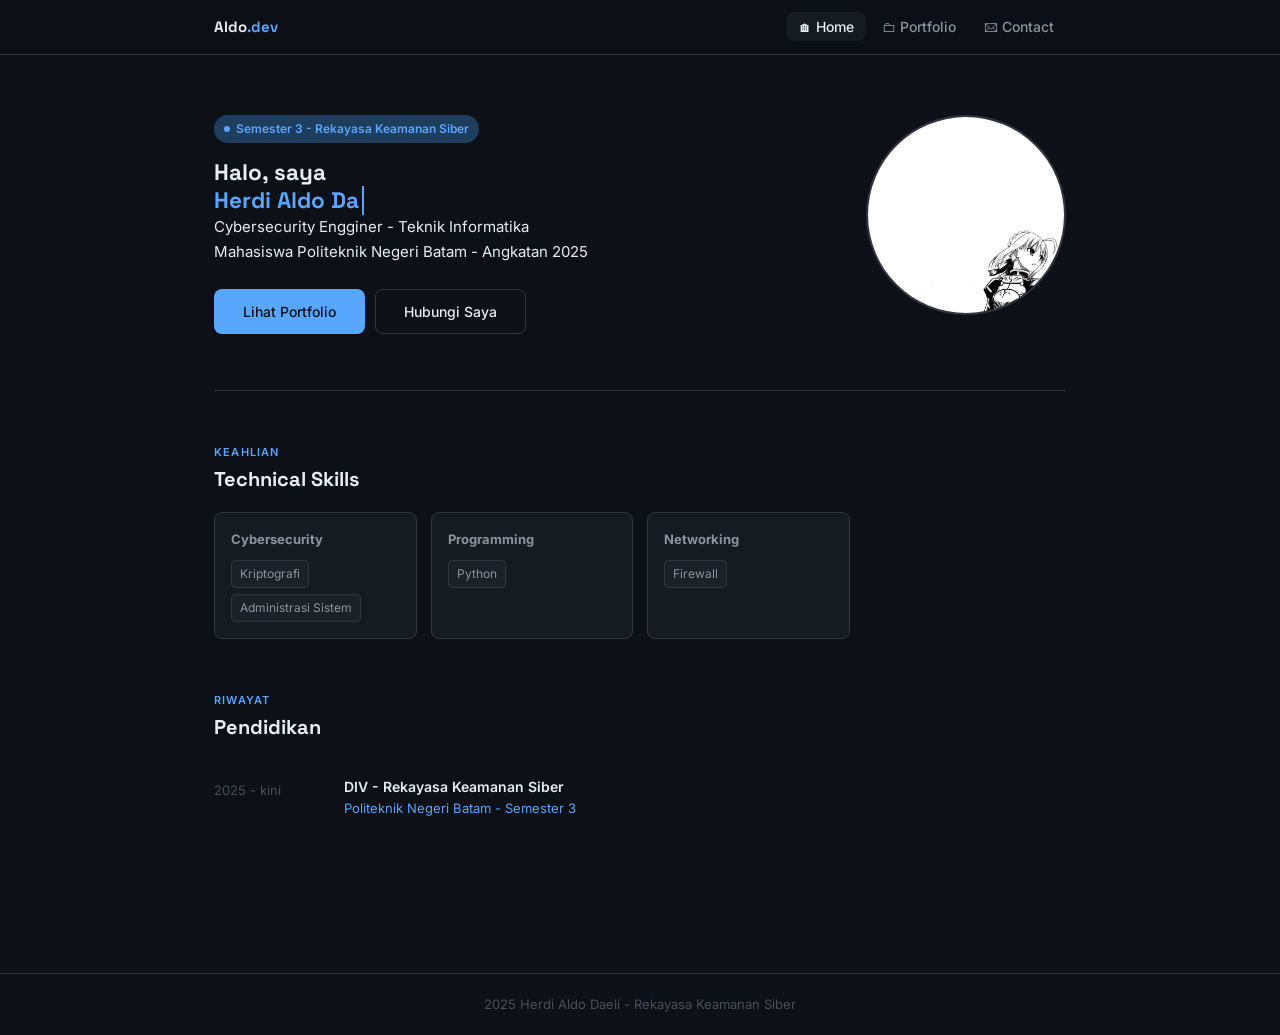
<file: minggu_1/index.html>
<!DOCTYPE html>
<html lang="id">
<head>
  <meta charset="UTF-8" />
  <meta name="viewport" content="width=device-width, initial-scale=1.0" />
  <title>Portofolio - Web Fundamental</title>
  <link rel="stylesheet" href="style.css" />
</head>
<body>

<nav>
  <div class="nav-inner">
    <a href="index.html" class="nav-logo">Aldo<span>.dev</span></a>
    <ul class="nav-links">
      <li><a href="index.html" class="active">🏠︎ Home</a></li>
      <li><a href="portfolio.html">🗀 Portfolio</a></li>
      <li><a href="contact.html">🖂 Contact</a></li>
    </ul>
  </div>
</nav>

<main class="wrap">

  <section class="hero">
    <div class="hero-text">
      <div class="tag">Semester 3 - Rekayasa Keamanan Siber</div>
      <h1>Halo, saya<br><span id="typed"></span></h1>
      <p class="role">Cybersecurity Engginer - Teknik Informatika</p>
      <p class="bio">Mahasiswa Politeknik Negeri Batam - Angkatan 2025</p>
      <div class="btns">
        <a href="portfolio.html" class="btn btn-primary">Lihat Portfolio</a>
        <a href="contact.html" class="btn btn-outline">Hubungi Saya</a>
      </div>
    </div>
    <div class="hero-photo">
      <img src="me.jpeg" alt="Foto Profil" class="avatar" />
    </div>
  </section>

  <section class="section">
    <p class="section-label">Keahlian</p>
    <h2 class="section-title">Technical Skills</h2>
    <div class="skill-groups">
      <div class="skill-group">
        <h4>Cybersecurity</h4>
        <div class="badges">
          <span class="badge">Kriptografi</span>
          <span class="badge">Administrasi Sistem</span>
        </div>
      </div>
      <div class="skill-group">
        <h4>Programming</h4>
        <div class="badges">
          <span class="badge">Python</span>
        </div>
      </div>
      <div class="skill-group">
        <h4>Networking</h4>
        <div class="badges">
          <span class="badge">Firewall</span>
        </div>
      </div>
    </div>
  </section>

  <section class="section">
    <p class="section-label">Riwayat</p>
    <h2 class="section-title">Pendidikan</h2>
    <div class="timeline-item">
      <span class="tdate">2025 - kini</span>
      <div class="tbody">
        <h3>DIV - Rekayasa Keamanan Siber</h3>
        <p class="org">Politeknik Negeri Batam - Semester 3</p>
      </div>
    </div>
  </section>

</main>

<footer>
  <p>2025 Herdi Aldo Daeli - Rekayasa Keamanan Siber</p>
</footer>

<script>
  const texts = ["Herdi Aldo Daeli","Cybersecurity Enginner","Python","Cryptography Learner"];
  let i = 0, j = 0, del = false;
  const el = document.getElementById("typed");
  function type() {
    const cur = texts[i];
    el.textContent = del ? cur.slice(0, j--) : cur.slice(0, j++);
    if (!del && j > cur.length) { del = true; setTimeout(type, 1600); return; }
    if (del && j < 0) { del = false; i = (i + 1) % texts.length; }
    setTimeout(type, del ? 45 : 95);
  }
  type();
</script>

</body>
</html>
</file>
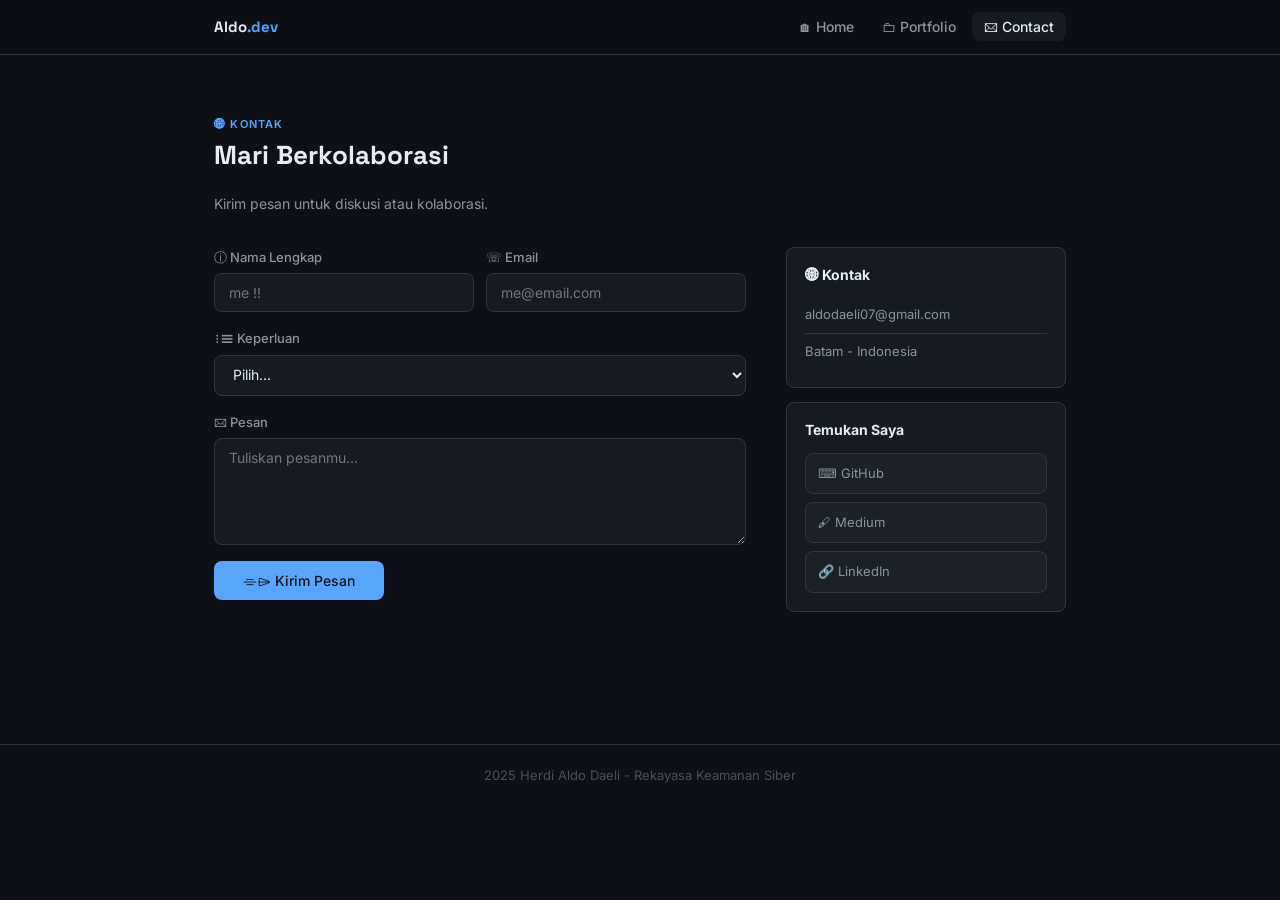
<file: minggu_1/contact.html>
<!DOCTYPE html>
<html lang="id">
<head>
  <meta charset="UTF-8" />
  <meta name="viewport" content="width=device-width, initial-scale=1.0" />
  <title>Portfolio - Web Fundamental</title>
  <link rel="stylesheet" href="style.css" />
</head>
<body>

<nav>
  <div class="nav-inner">
    <a href="index.html" class="nav-logo">Aldo<span>.dev</span></a>
    <ul class="nav-links">
      <li><a href="index.html">🏠︎ Home</a></li>
      <li><a href="portfolio.html">🗀 Portfolio</a></li>
      <li><a href="contact.html" class="active">🖂 Contact</a></li>
    </ul>
  </div>
</nav>

<main class="wrap">

  <p class="section-label">🌐︎ Kontak</p>
  <h1 class="section-title" style="font-size:26px;">Mari Berkolaborasi</h1>
  <p style="color:var(--muted);font-size:14px;margin-bottom:32px;">Kirim pesan untuk diskusi atau kolaborasi.</p>

  <div class="contact-wrap">

    <form class="cform" action="#" method="POST">
      <div class="frow">
        <div class="fg">
          <label for="nama">ⓘ Nama Lengkap</label>
          <input type="text" id="nama" name="nama" placeholder="me !!" required />
        </div>
        <div class="fg">
          <label for="email">☏ Email</label>
          <input type="email" id="email" name="email" placeholder="me@email.com" required />
        </div>
      </div>
      <div class="fg">
        <label for="kategori">⫶☰ Keperluan</label>
        <select id="kategori" name="kategori" required>
          <option value="" disabled selected>Pilih...</option>
          <option value="konsultasi">Konsultasi</option>
          <option value="kolaborasi">Kolaborasi Proyek</option>
          <option value="pertanyaan">Pertanyaan Umum</option>
        </select>
      </div>
      <div class="fg">
        <label for="pesan">🖂 Pesan</label>
        <textarea id="pesan" name="pesan" rows="5" placeholder="Tuliskan pesanmu..." required></textarea>
      </div>
      <button type="submit" class="btn btn-primary" style="width:fit-content;">⌯⌲ Kirim Pesan</button>
    </form>

    <aside class="cside">
      <div class="ccard">
        <h3>🌐︎ Kontak</h3>
        <div class="citem">aldodaeli07@gmail.com</div>
        <div class="citem">Batam - Indonesia</div>
      </div>
      <div class="ccard">
        <h3>Temukan Saya</h3>
        <div class="slinks">
          <a href="https://github.com/garammanis404" target="_blank" class="slink">⌨ GitHub</a>
          <a href="https://medium.com/@aldodaeli07" target="_blank" class="slink">🖋 Medium</a>
          <a href="https://www.linkedin.com/in/aldo-daeli-a55845391/" target="_blank" class="slink">🔗 LinkedIn</a>
        </div>
      </div>
    </aside>

  </div>

</main>

<footer>
  <p>2025 Herdi Aldo Daeli - Rekayasa Keamanan Siber</p>
</footer>

</body>
</html>
</file>
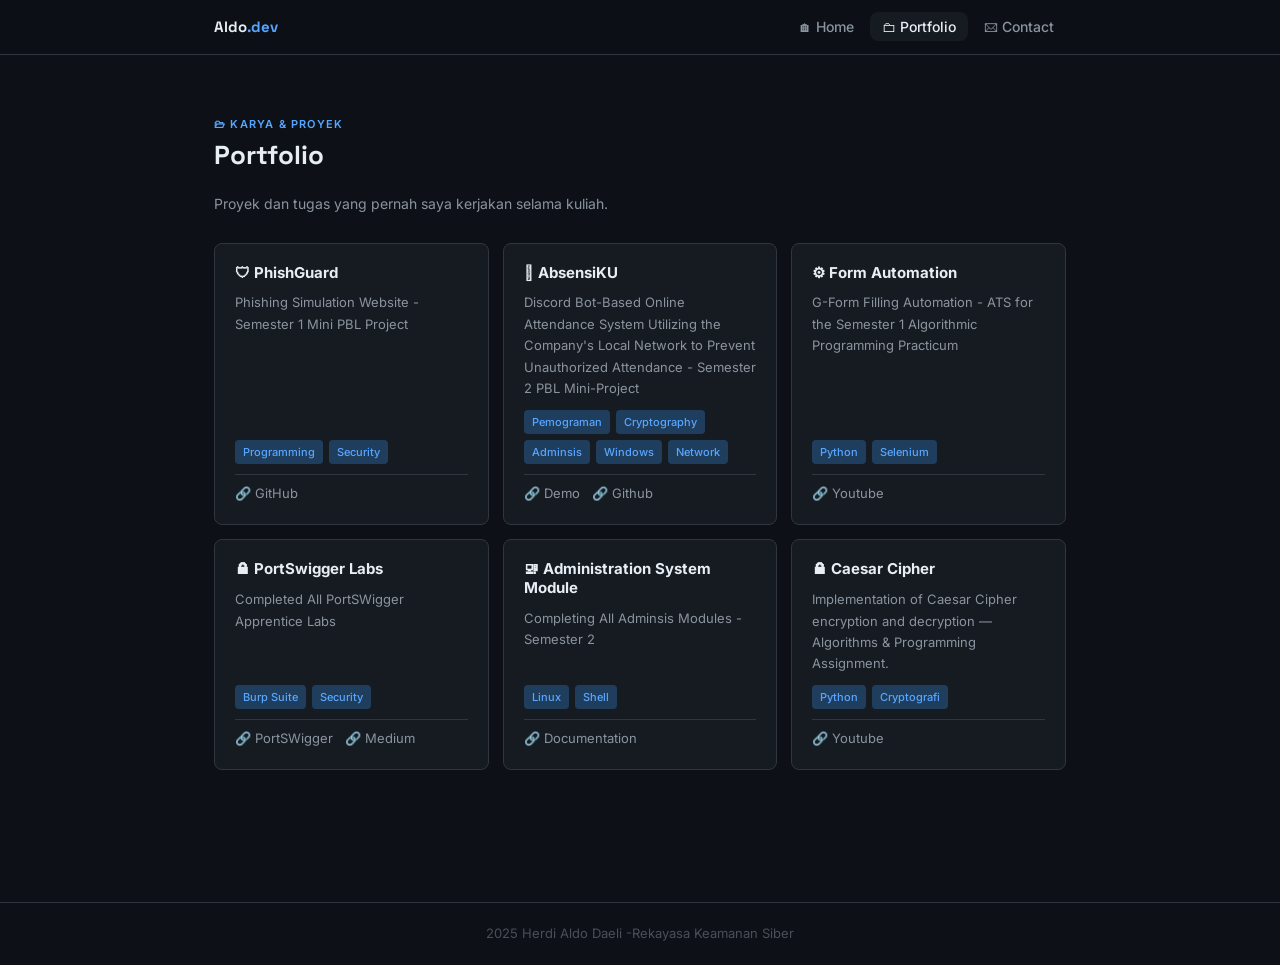
<file: minggu_1/portfolio.html>
<!DOCTYPE html>
<html lang="id">
<head>
  <meta charset="UTF-8" />
  <meta name="viewport" content="width=device-width, initial-scale=1.0" />
  <title>Portfolio - Web Fundamental</title>
  <link rel="stylesheet" href="style.css" />
</head>
<body>

<nav>
  <div class="nav-inner">
    <a href="index.html" class="nav-logo">Aldo<span>.dev</span></a>
    <ul class="nav-links">
      <li><a href="index.html">🏠︎ Home</a></li>
      <li><a href="portfolio.html" class="active">🗀 Portfolio</a></li>
      <li><a href="contact.html">🖂 Contact</a></li>
    </ul>
  </div>
</nav>

<main class="wrap">

  <p class="section-label">🗁 Karya & Proyek</p>
  <h1 class="section-title" style="font-size:26px;">Portfolio</h1>
  <p style="color:var(--muted);font-size:14px;margin-bottom:28px;">Proyek dan tugas yang pernah saya kerjakan selama kuliah.</p>

  <div class="grid">

    <article class="card">
      <h3>🛡 PhishGuard</h3>
      <p>Phishing Simulation Website - Semester 1 Mini PBL Project</p>
      <div class="tech"><span>Programming</span><span>Security</span></div>
      <div class="card-links"><a href="https://github.com/garammanis404/template-phishguard" target="_blank">🔗 GitHub</a></div>
    </article>

    <article class="card">
      <h3>𖠩 AbsensiKU</h3>
      <p>Discord Bot-Based Online Attendance System Utilizing the Company's Local Network to Prevent Unauthorized Attendance - Semester 2 PBL Mini-Project</p>
      <div class="tech"><span>Pemograman</span><span>Cryptography</span><span>Adminsis</span><span>Windows</span><span>Network</span></div>
      <div class="card-links">
        <a href="https://www.youtube.com/watch?v=k3QcYAprBZA">🔗 Demo</a>
        <a href="https://github.com/ArysApriatna/AbsensiKu" target="_blank">🔗 Github</a>
    </article>

    <article class="card">
      <h3>⚙︎ Form Automation</h3>
      <p>G-Form Filling Automation - ATS for the Semester 1 Algorithmic Programming Practicum</p>
      <div class="tech"><span>Python</span><span>Selenium</span></div>
      <div class="card-links"><a href="https://www.youtube.com/watch?v=c8JG6dIQDu8&t=5s" target="_blank">🔗 Youtube</a></div>
    </article>

    <article class="card">
      <h3>🔒︎ PortSwigger Labs</h3>
      <p>Completed All PortSWigger Apprentice Labs</p>
      <div class="tech"><span>Burp Suite</span><span>Security</span></div>
      <div class="card-links">
        <a href="https://portswigger.net/" target="_blank">🔗 PortSWigger</a>
        <a href="https://medium.com/@aldodaeli07" target="_blank">🔗 Medium</a>
      </div>
    </article>

    <article class="card">
      <h3>🖳 Administration System Module</h3>
      <p>Completing All Adminsis Modules - Semester 2</p>
      <div class="tech"><span>Linux</span><span>Shell</span></div>
      <div class="card-links"><a href="https://drive.google.com/drive/folders/1k_rlYvTbNAc1MxPFjDmstq5i0IfRSFCN" target="_blank">🔗 Documentation</a></div>
    </article>

    <article class="card">
      <h3>🔒︎ Caesar Cipher</h3>
      <p>Implementation of Caesar Cipher encryption and decryption — Algorithms & Programming Assignment.</p>
      <div class="tech"><span>Python</span><span>Cryptografi</span></div>
      <div class="card-links"><a href="https://www.youtube.com/watch?v=hISi-oR7nC8" target="_blank">🔗 Youtube</a></div>
    </article>

  </div>

</main>

<footer>
  <p>2025 Herdi Aldo Daeli -Rekayasa Keamanan Siber</p>
</footer>

</body>
</html>
</file>
<file: minggu_1/style.css>
@import url('https://fonts.googleapis.com/css2?family=Inter:wght@400;500;600;700&family=Space+Grotesk:wght@600;700&display=swap');

:root {
  --bg: #0D1117;
  --surface: #161B22;
  --border: #30363D;
  --accent: #58A6FF;
  --text: #E6EDF3;
  --muted: #8B949E;
  --dim: #484F58;
  --r: 8px;
}

* { box-sizing: border-box; margin: 0; padding: 0; }
html { scroll-behavior: smooth; }

body {
  background: var(--bg);
  color: var(--text);
  font-family: 'Inter', sans-serif;
  font-size: 15px;
  line-height: 1.65;
}

a { color: var(--accent); text-decoration: none; }
a:hover { text-decoration: underline; }

h1, h2, h3 {
  font-family: 'Space Grotesk', sans-serif;
  line-height: 1.25;
}

/* NAV */
nav {
  position: sticky; top: 0; z-index: 10;
  background: rgba(13,17,23,0.9);
  backdrop-filter: blur(10px);
  -webkit-backdrop-filter: blur(10px);
  border-bottom: 1px solid var(--border);
}
.nav-inner {
  max-width: 900px; margin: 0 auto;
  padding: 0 24px; height: 54px;
  display: flex; align-items: center; justify-content: space-between;
}
.nav-logo { font-family: 'Space Grotesk', sans-serif; font-weight: 700; color: var(--text); }
.nav-logo span { color: var(--accent); }
.nav-links { display: flex; gap: 4px; list-style: none; }
.nav-links a {
  padding: 6px 12px; border-radius: var(--r);
  color: var(--muted); font-size: 14px; font-weight: 500;
  transition: background 0.15s, color 0.15s;
}
.nav-links a:hover, .nav-links a.active {
  background: var(--surface); color: var(--text); text-decoration: none;
}

/* WRAPPER */
.wrap { max-width: 900px; margin: 0 auto; padding: 60px 24px; }

.hero {
  display: flex; align-items: flex-start; justify-content: space-between;
  gap: 40px; padding-bottom: 56px; border-bottom: 1px solid var(--border);
}
.hero-text { flex: 1; min-width: 0; }
.hero-text { flex: 1; }
.avatar {
  width: 200px; height: 200px;
  border-radius: 50%;
  object-fit: cover;
  object-position: center;
  border: 2px solid var(--border);
}
@media (max-width: 640px) {
  .hero-photo { width: 100%; display: flex; justify-content: center; }
}
.tag {
  display: inline-flex; align-items: center; gap: 6px;
  background: #1F3D5C; color: var(--accent);
  font-size: 12px; font-weight: 600; padding: 4px 10px;
  border-radius: 20px; margin-bottom: 16px;
}
.tag::before {
  content: ''; width: 6px; height: 6px;
  background: var(--accent); border-radius: 50%;
  animation: pulse 2s infinite;
}
@keyframes pulse {
  0%, 100% { opacity: 1; } 50% { opacity: 0.3; }
}
#typed {
  color: var(--accent);
  border-right: 2px solid var(--accent);
  padding-right: 3px;
  animation: blink 0.7s step-end infinite;
}
@keyframes blink {
  0%, 100% { border-color: var(--accent); } 50% { border-color: transparent; }
}
.btns { display: flex; gap: 10px; flex-wrap: wrap; margin-top: 24px; }
.btn {
  padding: 10px 28px; border-radius: var(--r); font-size: 14px;
  font-weight: 500; border: 1px solid transparent; cursor: pointer;
  font-family: 'Inter', sans-serif; transition: background 0.15s;
}
.btn-primary { background: var(--accent); color: #0D1117; }
.btn-primary:hover { background: #79b8ff; text-decoration: none; color: #0D1117; }
.btn-outline { border-color: var(--border); color: var(--text); }
.btn-outline:hover { background: var(--surface); text-decoration: none; color: var(--text); }

/* SECTION */
.section { margin-top: 52px; }
.section-label {
  font-size: 11px; font-weight: 600; letter-spacing: 1.2px;
  color: var(--accent); text-transform: uppercase; margin-bottom: 6px;
}
.section-title { font-size: 20px; margin-bottom: 20px; }

/* SKILL GROUPS */
.skill-groups { display: grid; grid-template-columns: repeat(auto-fill, minmax(190px, 1fr)); gap: 14px; }
.skill-group {
  background: var(--surface); border: 1px solid var(--border);
  border-radius: var(--r); padding: 16px;
}
.skill-group h4 { font-size: 13px; color: var(--muted); margin-bottom: 10px; font-family: 'Inter', sans-serif; }
.badges { display: flex; flex-wrap: wrap; gap: 6px; }
.badge {
  background: #1C2128; border: 1px solid var(--border);
  color: var(--muted); font-size: 12px; padding: 3px 8px; border-radius: 4px;
}

/* TIMELINE */
.timeline-item {
  display: grid; grid-template-columns: 110px 1fr;
  gap: 20px; padding: 18px 0; border-bottom: 1px solid var(--border);
}
.timeline-item:last-child { border-bottom: none; }
.tdate { font-size: 13px; color: var(--dim); padding-top: 2px; }
.tbody h3 { font-size: 14px; font-weight: 600; font-family: 'Inter', sans-serif; margin-bottom: 2px; }
.tbody .org { font-size: 13px; color: var(--accent); margin-bottom: 4px; }
.tbody p { font-size: 13px; color: var(--muted); }

/* CARDS */
.grid { display: grid; grid-template-columns: repeat(auto-fill, minmax(270px, 1fr)); gap: 14px; }
.card {
  background: var(--surface); border: 1px solid var(--border);
  border-radius: var(--r); padding: 20px;
  display: flex; flex-direction: column; gap: 10px;
  transition: border-color 0.15s;
}
.card:hover { border-color: var(--accent); }
.card h3 { font-size: 15px; font-family: 'Inter', sans-serif; }
.card p { font-size: 13px; color: var(--muted); flex: 1; }
.tech { display: flex; flex-wrap: wrap; gap: 6px; }
.tech span {
  background: #1F3D5C; color: var(--accent);
  font-size: 11px; font-weight: 500; padding: 3px 8px; border-radius: 4px;
}
.card-links {
  display: flex; gap: 12px;
  padding-top: 8px; border-top: 1px solid var(--border);
}
.card-links a { font-size: 13px; color: var(--muted); }
.card-links a:hover { color: var(--accent); }

/* CONTACT */
.contact-wrap { display: grid; grid-template-columns: 1fr 280px; gap: 40px; align-items: start; }
.cform { display: flex; flex-direction: column; gap: 16px; }
.fg { display: flex; flex-direction: column; gap: 5px; }
.fg label { font-size: 13px; color: var(--muted); font-weight: 500; }
.fg input, .fg select, .fg textarea {
  background: var(--surface); border: 1px solid var(--border);
  border-radius: var(--r); color: var(--text);
  font-family: 'Inter', sans-serif; font-size: 14px;
  padding: 10px 14px; width: 100%; outline: none;
  transition: border-color 0.15s;
}
.fg input:focus, .fg select:focus, .fg textarea:focus { border-color: var(--accent); }
.fg textarea { resize: vertical; }
.frow { display: grid; grid-template-columns: 1fr 1fr; gap: 12px; }
.cside { display: flex; flex-direction: column; gap: 14px; }
.ccard {
  background: var(--surface); border: 1px solid var(--border);
  border-radius: var(--r); padding: 18px;
}
.ccard h3 { font-size: 14px; margin-bottom: 14px; font-family: 'Inter', sans-serif; }
.citem {
  display: flex; align-items: center; gap: 8px;
  padding: 7px 0; border-bottom: 1px solid var(--border);
  font-size: 13px; color: var(--muted);
}
.citem:last-child { border-bottom: none; }
.slinks { display: flex; flex-direction: column; gap: 8px; }
.slink {
  display: flex; align-items: center; gap: 8px;
  padding: 9px 12px; background: #1C2128;
  border: 1px solid var(--border); border-radius: var(--r);
  font-size: 13px; color: var(--muted);
  transition: border-color 0.15s, color 0.15s;
}
.slink:hover { border-color: var(--accent); color: var(--accent); text-decoration: none; }

/* FOOTER */
footer {
  border-top: 1px solid var(--border); margin-top: 72px;
  padding: 20px; text-align: center; font-size: 13px; color: var(--dim);
}

/* RESPONSIVE */
@media (max-width: 640px) {
  .hero { flex-direction: column-reverse; text-align: center; }
  .btns { justify-content: center; }
  .contact-wrap { grid-template-columns: 1fr; }
  .frow { grid-template-columns: 1fr; }
  .timeline-item { grid-template-columns: 1fr; gap: 4px; }
}
</file>
